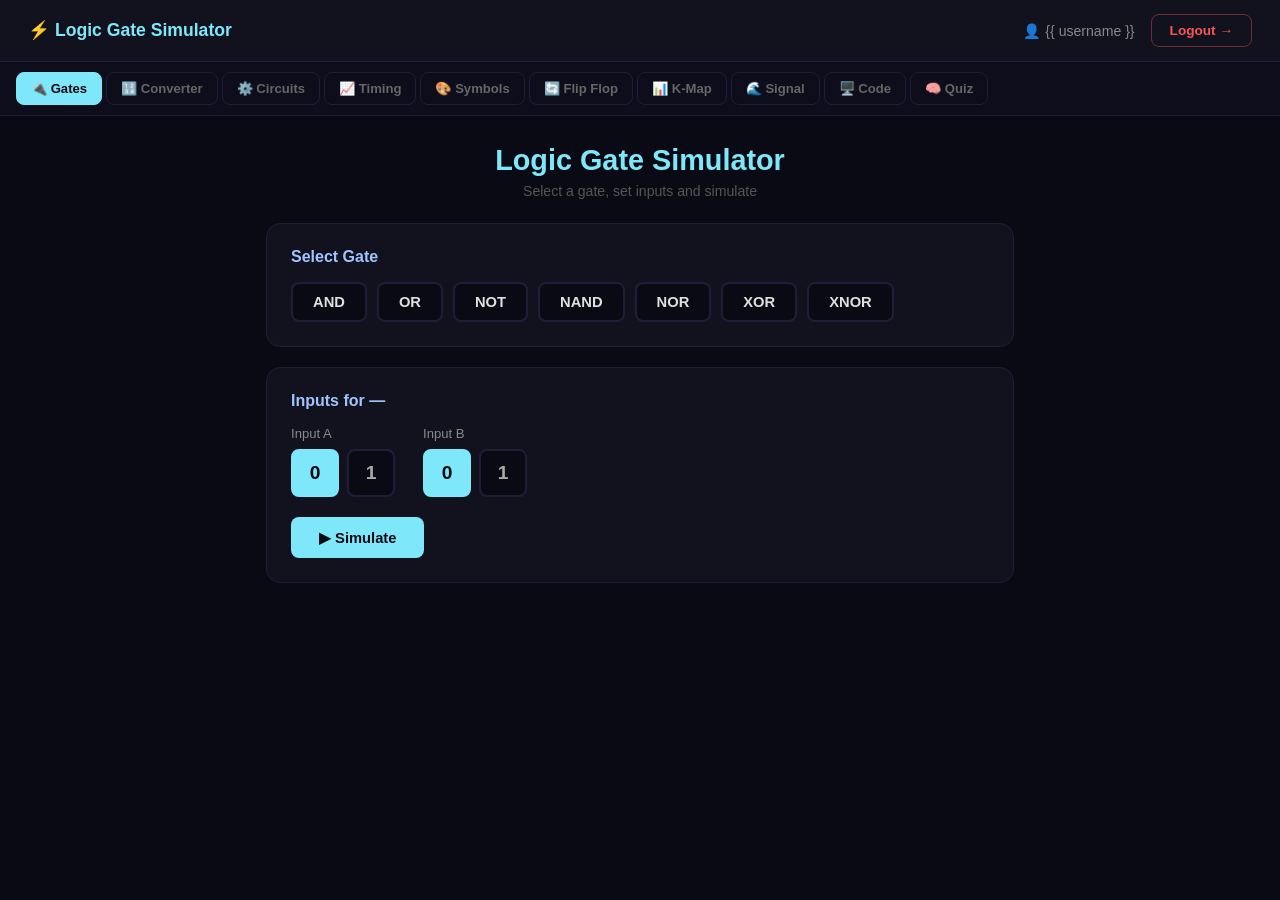
<file: templates/index.html>
<!DOCTYPE html>
<html lang="en">
<head>
  <meta charset="UTF-8"/>
  <meta name="viewport" content="width=device-width, initial-scale=1.0"/>
  <title>Logic Gate Simulator</title>
  <link rel="stylesheet" href="/static/style.css"/>
</head>
<body>

  <!-- Navbar -->
  <div class="navbar">
    <span class="nav-brand">⚡ Logic Gate Simulator</span>
    <div class="nav-right">
      <span class="nav-user">👤 {{ username }}</span>
      <a href="/logout" class="logout-btn">Logout →</a>
    </div>
  </div>

  <!-- Tab Bar -->
  <div class="tab-bar">
    <button class="tab-btn active" onclick="switchTab('gates',    this)">🔌 Gates</button>
    <button class="tab-btn"        onclick="switchTab('converter',this)">🔢 Converter</button>
    <button class="tab-btn"        onclick="switchTab('circuits', this)">⚙️ Circuits</button>
    <button class="tab-btn"        onclick="switchTab('timing',   this)">📈 Timing</button>
    <button class="tab-btn"        onclick="switchTab('symbols',  this)">🎨 Symbols</button>
    <button class="tab-btn"        onclick="switchTab('flipflop', this)">🔄 Flip Flop</button>
    <button class="tab-btn"        onclick="switchTab('kmap',     this)">📊 K-Map</button>
    <button class="tab-btn"        onclick="switchTab('signal',   this)">🌊 Signal</button>
    <button class="tab-btn"        onclick="switchTab('code',     this)">🖥️ Code</button>
    <button class="tab-btn"        onclick="switchTab('quiz',     this)">🧠 Quiz</button>
  </div>

  <div class="container">

    <!-- ══════════════════ TAB 1: GATES ══════════════════ -->
    <div id="tab-gates" class="tab-content active">
      <h1>Logic Gate Simulator</h1>
      <p class="subtitle">Select a gate, set inputs and simulate</p>
      <div class="card">
        <h2>Select Gate</h2>
        <div class="gate-buttons">
          <button onclick="selectGate('AND',  this)" class="gate-btn">AND</button>
          <button onclick="selectGate('OR',   this)" class="gate-btn">OR</button>
          <button onclick="selectGate('NOT',  this)" class="gate-btn">NOT</button>
          <button onclick="selectGate('NAND', this)" class="gate-btn">NAND</button>
          <button onclick="selectGate('NOR',  this)" class="gate-btn">NOR</button>
          <button onclick="selectGate('XOR',  this)" class="gate-btn">XOR</button>
          <button onclick="selectGate('XNOR', this)" class="gate-btn">XNOR</button>
        </div>
      </div>
      <div class="card">
        <h2>Inputs for <span id="selected-gate-label">—</span></h2>
        <div class="inputs">
          <div class="input-group">
            <label>Input A</label>
            <div class="toggle-group">
              <button onclick="setInput('a',0)" id="a0" class="toggle active">0</button>
              <button onclick="setInput('a',1)" id="a1" class="toggle">1</button>
            </div>
          </div>
          <div class="input-group" id="input-b-group">
            <label>Input B</label>
            <div class="toggle-group">
              <button onclick="setInput('b',0)" id="b0" class="toggle active">0</button>
              <button onclick="setInput('b',1)" id="b1" class="toggle">1</button>
            </div>
          </div>
        </div>
        <button onclick="simulate()" class="simulate-btn">▶ Simulate</button>
      </div>
      <div class="card" id="output-section" style="display:none;">
        <h2>Output</h2>
        <div id="output-display" class="output-display"></div>
        <canvas id="gateCanvas" width="300" height="160"></canvas>
      </div>
      <div class="card" id="truth-table-section" style="display:none;">
        <h2>Truth Table</h2>
        <div id="truth-table-container"></div>
      </div>
    </div>

    <!-- ══════════════════ TAB 2: CONVERTER ══════════════════ -->
    <div id="tab-converter" class="tab-content">
      <h1>Number System Converter</h1>
      <p class="subtitle">Convert between Binary · Octal · Decimal · Hex with step-by-step working</p>
      <div class="card">
        <h2>Select Input Base</h2>
        <div class="base-selector">
          <button class="base-btn active" onclick="selectBase('10',this)">🔟 Decimal<span>Base 10</span></button>
          <button class="base-btn" onclick="selectBase('2', this)">🔢 Binary<span>Base 2</span></button>
          <button class="base-btn" onclick="selectBase('8', this)">8️⃣ Octal<span>Base 8</span></button>
          <button class="base-btn" onclick="selectBase('16',this)">🔠 Hex<span>Base 16</span></button>
        </div>
        <div class="expr-examples" style="margin-top:16px;">
          <span>Examples:</span>
          <button class="chip" onclick="setNumber('255')">255</button>
          <button class="chip" onclick="setNumber('1010')">1010</button>
          <button class="chip" onclick="setNumber('FF')">FF</button>
          <button class="chip" onclick="setNumber('77')">77</button>
          <button class="chip" onclick="setNumber('1024')">1024</button>
        </div>
        <div class="expr-input-row" style="margin-top:14px;">
          <input type="text" id="number-input" placeholder="Enter number here..." style="text-transform:uppercase;"/>
          <button onclick="convertNumber()" class="simulate-btn">▶ Convert</button>
        </div>
        <div class="error-box" id="conv-error"></div>
      </div>
      <div id="conv-results" style="display:none;">
        <div class="conv-grid">
          <div class="conv-card decimal-card">
            <div class="conv-label">🔟 Decimal</div><div class="conv-label-sub">Base 10</div>
            <div class="conv-value" id="res-decimal">—</div>
            <button class="copy-btn" onclick="copyVal('res-decimal',this)">Copy</button>
          </div>
          <div class="conv-card binary-card">
            <div class="conv-label">🔢 Binary</div><div class="conv-label-sub">Base 2</div>
            <div class="conv-value" id="res-binary">—</div>
            <button class="copy-btn" onclick="copyVal('res-binary',this)">Copy</button>
          </div>
          <div class="conv-card octal-card">
            <div class="conv-label">8️⃣ Octal</div><div class="conv-label-sub">Base 8</div>
            <div class="conv-value" id="res-octal">—</div>
            <button class="copy-btn" onclick="copyVal('res-octal',this)">Copy</button>
          </div>
          <div class="conv-card hex-card">
            <div class="conv-label">🔠 Hex</div><div class="conv-label-sub">Base 16</div>
            <div class="conv-value" id="res-hex">—</div>
            <button class="copy-btn" onclick="copyVal('res-hex',this)">Copy</button>
          </div>
        </div>
      </div>
      <div class="card" id="conv-steps" style="display:none;">
        <h2>Step-by-Step Conversion</h2>
        <div id="steps-container"></div>
      </div>
      <div class="card" id="bit-visualizer" style="display:none;">
        <h2>Binary Bit Visualizer</h2>
        <p style="color:#555;font-size:0.82rem;margin-bottom:14px;">Each bit position, its value and decimal contribution</p>
        <div id="bit-display"></div>
      </div>
    </div>

    <!-- ══════════════════ TAB 3: CIRCUITS ══════════════════ -->
    <div id="tab-circuits" class="tab-content">
      <h1>Combinational Circuits</h1>
      <p class="subtitle">Simulate real ECE circuits with truth tables</p>
      <div class="card">
        <h2>Select Circuit</h2>
        <div class="gate-buttons">
          <button class="gate-btn" onclick="selectCircuit('half-adder',this)">Half Adder</button>
          <button class="gate-btn" onclick="selectCircuit('full-adder',this)">Full Adder</button>
          <button class="gate-btn" onclick="selectCircuit('mux',       this)">2:1 MUX</button>
          <button class="gate-btn" onclick="selectCircuit('demux',     this)">1:2 DEMUX</button>
          <button class="gate-btn" onclick="selectCircuit('encoder',   this)">Encoder</button>
          <button class="gate-btn" onclick="selectCircuit('decoder',   this)">Decoder</button>
        </div>
      </div>
      <div class="card" id="circuit-inputs" style="display:none;">
        <h2 id="circuit-title">—</h2>
        <p id="circuit-desc" class="subtitle" style="text-align:left;margin-bottom:16px;"></p>
        <div id="circuit-input-fields"></div>
        <button onclick="simulateCircuit()" class="simulate-btn">▶ Simulate</button>
      </div>
      <div class="card" id="circuit-output" style="display:none;">
        <h2>Output</h2>
        <div id="circuit-result"></div>
      </div>
      <div class="card" id="circuit-table-section" style="display:none;">
        <h2>Truth Table</h2>
        <div id="circuit-truth-table"></div>
      </div>
    </div>

    <!-- ══════════════════ TAB 4: TIMING ══════════════════ -->
    <div id="tab-timing" class="tab-content">
      <h1>Timing Diagram Visualizer</h1>
      <p class="subtitle">See how gate outputs change over time</p>
      <div class="card">
        <h2>Setup</h2>
        <div class="timing-setup">
          <div class="field-row">
            <label>Gate</label>
            <select id="timing-gate">
              <option>AND</option><option>OR</option><option>NOT</option>
              <option>NAND</option><option>NOR</option><option>XOR</option><option>XNOR</option>
            </select>
          </div>
          <div class="field-row">
            <label>Input A pattern</label>
            <input type="text" id="timing-a" placeholder="e.g. 01010101" maxlength="8" value="01010101"/>
          </div>
          <div class="field-row" id="timing-b-row">
            <label>Input B pattern</label>
            <input type="text" id="timing-b" placeholder="e.g. 00110011" maxlength="8" value="00110011"/>
          </div>
        </div>
        <button onclick="drawTiming()" class="simulate-btn">▶ Generate Diagram</button>
      </div>
      <div class="card" id="timing-output" style="display:none;">
        <h2>Timing Diagram</h2>
        <canvas id="timingCanvas" width="660" height="220"></canvas>
      </div>
    </div>

    <!-- ══════════════════ TAB 5: SYMBOLS ══════════════════ -->
    <div id="tab-symbols" class="tab-content">
      <h1>Circuit Symbol Library</h1>
      <p class="subtitle">Visual reference of all ECE logic symbols</p>
      <div class="card">
        <h2>Filter by Category</h2>
        <div class="gate-buttons">
          <button class="gate-btn selected" onclick="filterSymbols('all',      this)">All</button>
          <button class="gate-btn"          onclick="filterSymbols('basic',     this)">Basic Gates</button>
          <button class="gate-btn"          onclick="filterSymbols('universal', this)">Universal</button>
          <button class="gate-btn"          onclick="filterSymbols('arithmetic',this)">Arithmetic</button>
          <button class="gate-btn"          onclick="filterSymbols('flip',      this)">Flip Flops</button>
        </div>
      </div>
      <div id="symbols-grid" class="symbols-grid"></div>
    </div>

    <!-- ══════════════════ TAB 6: FLIP FLOP ══════════════════ -->
    <div id="tab-flipflop" class="tab-content">
      <h1>Flip Flop Simulator</h1>
      <p class="subtitle">Simulate SR, JK, D and T flip flops with state tables</p>
      <div class="card">
        <h2>Select Flip Flop Type</h2>
        <div class="gate-buttons">
          <button class="gate-btn" onclick="selectFF('SR',this)">SR Flip Flop</button>
          <button class="gate-btn" onclick="selectFF('JK',this)">JK Flip Flop</button>
          <button class="gate-btn" onclick="selectFF('D', this)">D Flip Flop</button>
          <button class="gate-btn" onclick="selectFF('T', this)">T Flip Flop</button>
        </div>
      </div>
      <div class="card" id="ff-inputs" style="display:none;">
        <h2 id="ff-title">—</h2>
        <p id="ff-desc" class="subtitle" style="text-align:left;margin-bottom:16px;"></p>
        <div class="inputs">
          <div id="ff-input-fields"></div>
          <div class="input-group">
            <label>Current State (Q)</label>
            <div class="toggle-group">
              <button onclick="setFFInput('Q',0)" id="ffQ0" class="toggle active">0</button>
              <button onclick="setFFInput('Q',1)" id="ffQ1" class="toggle">1</button>
            </div>
          </div>
        </div>
        <button onclick="simulateFF()" class="simulate-btn" style="margin-top:16px;">▶ Simulate</button>
      </div>
      <div class="card" id="ff-output" style="display:none;">
        <h2>Next State Output</h2>
        <div id="ff-result" class="circuit-outputs"></div>
      </div>
      <div class="card" id="ff-table-section" style="display:none;">
        <h2>State Table</h2>
        <div id="ff-truth-table"></div>
      </div>
      <div class="card" id="ff-info-section" style="display:none;">
        <h2>How it Works</h2>
        <div id="ff-info" style="color:#aaa;line-height:1.9;font-size:0.9rem;"></div>
      </div>
    </div>

    <!-- ══════════════════ TAB 7: K-MAP ══════════════════ -->
    <div id="tab-kmap" class="tab-content">
      <h1>K-Map Simplifier</h1>
      <p class="subtitle">Enter minterms to get the simplified Boolean expression</p>
      <div class="card">
        <h2>Setup</h2>
        <div class="field-row" style="margin-bottom:20px;">
          <label>Number of Variables</label>
          <select id="kmap-vars" onchange="renderKmapGrid()">
            <option value="2">2 Variables (A, B)</option>
            <option value="3">3 Variables (A, B, C)</option>
            <option value="4">4 Variables (A, B, C, D)</option>
          </select>
        </div>
        <h2 style="margin-bottom:12px;">Click cells to toggle (0 → 1 → X → 0)</h2>
        <div id="kmap-grid-container"></div>
        <div style="display:flex;gap:16px;margin-top:14px;flex-wrap:wrap;">
          <div class="kmap-legend"><span class="kleg kleg-0">0</span> = Zero</div>
          <div class="kmap-legend"><span class="kleg kleg-1">1</span> = Minterm</div>
          <div class="kmap-legend"><span class="kleg kleg-x">X</span> = Don't Care</div>
        </div>
        <button onclick="simplifyKmap()" class="simulate-btn" style="margin-top:20px;">▶ Simplify</button>
        <button onclick="clearKmap()" class="simulate-btn" style="margin-top:20px;margin-left:10px;background:#2a2a4a;color:#aaa;">✕ Clear</button>
      </div>
      <div class="card" id="kmap-result" style="display:none;">
        <h2>Simplified Expression</h2>
        <div id="kmap-simplified" class="kmap-expr"></div>
        <div id="kmap-implicants" style="margin-top:16px;"></div>
      </div>
      <div class="card" id="kmap-table-section" style="display:none;">
        <h2>Truth Table</h2>
        <div id="kmap-truth-table"></div>
      </div>
    </div>

    <!-- ══════════════════ TAB 8: SIGNAL ══════════════════ -->
    <div id="tab-signal" class="tab-content">
      <h1>Signal Generator Visualizer</h1>
      <p class="subtitle">Visualize sine, square, triangle and sawtooth waveforms</p>
      <div class="card">
        <h2>Signal Parameters</h2>
        <div class="timing-setup">
          <div class="field-row">
            <label>Wave Type</label>
            <select id="wave-type" onchange="generateSignal()">
              <option value="sine">Sine Wave</option>
              <option value="square">Square Wave</option>
              <option value="triangle">Triangle Wave</option>
              <option value="sawtooth">Sawtooth Wave</option>
            </select>
          </div>
          <div class="field-row">
            <label>Frequency: <span id="freq-val">2</span> Hz</label>
            <input type="range" id="wave-freq" min="1" max="10" value="2"
              oninput="document.getElementById('freq-val').textContent=this.value; generateSignal()"/>
          </div>
          <div class="field-row">
            <label>Amplitude: <span id="amp-val">1.0</span></label>
            <input type="range" id="wave-amp" min="1" max="10" value="5"
              oninput="document.getElementById('amp-val').textContent=(this.value/5).toFixed(1); generateSignal()"/>
          </div>
          <div class="field-row">
            <label>Phase: <span id="phase-val">0°</span></label>
            <input type="range" id="wave-phase" min="0" max="360" value="0"
              oninput="document.getElementById('phase-val').textContent=this.value+'°'; generateSignal()"/>
          </div>
        </div>
        <div style="display:flex;gap:10px;margin-top:8px;flex-wrap:wrap;">
          <button onclick="addWave()" class="simulate-btn">+ Add Wave</button>
          <button onclick="clearWaves()" class="simulate-btn" style="background:#2a2a4a;color:#aaa;">✕ Clear All</button>
        </div>
      </div>
      <div class="card">
        <h2>Waveform Display</h2>
        <canvas id="signalCanvas" width="680" height="300"></canvas>
        <div id="wave-legend" style="margin-top:12px;display:flex;gap:14px;flex-wrap:wrap;"></div>
      </div>
      <div class="card" id="signal-info-card">
        <h2>Signal Properties</h2>
        <div id="signal-props" class="signal-props"></div>
      </div>
    </div>

    <!-- ══════════════════ TAB 9: CODE CONVERTER ══════════════════ -->
    <div id="tab-code" class="tab-content">
      <h1>Text ↔ Binary ↔ ASCII Converter</h1>
      <p class="subtitle">Convert text to binary, hex, ASCII and back</p>
      <div class="card">
        <h2>Conversion Mode</h2>
        <div class="base-selector">
          <button class="base-btn active" onclick="selectCodeMode('text-to-binary',this)">
            Text → Binary<span>ABC to 01010101</span>
          </button>
          <button class="base-btn" onclick="selectCodeMode('binary-to-text',this)">
            Binary → Text<span>01010101 to ABC</span>
          </button>
          <button class="base-btn" onclick="selectCodeMode('text-to-hex',this)">
            Text → Hex<span>ABC to 41 42 43</span>
          </button>
          <button class="base-btn" onclick="selectCodeMode('hex-to-text',this)">
            Hex → Text<span>41 42 43 to ABC</span>
          </button>
        </div>
        <div class="expr-examples" style="margin-top:16px;">
          <span>Examples:</span>
          <button class="chip" onclick="setCodeInput('Hello')">Hello</button>
          <button class="chip" onclick="setCodeInput('ECE')">ECE</button>
          <button class="chip" onclick="setCodeInput('01001000 01101001')">01001000 01101001</button>
          <button class="chip" onclick="setCodeInput('48 69')">48 69</button>
        </div>
        <div class="expr-input-row" style="margin-top:14px;">
          <input type="text" id="code-input" placeholder="Enter text or binary here..."/>
          <button onclick="convertCode()" class="simulate-btn">▶ Convert</button>
        </div>
        <div class="error-box" id="code-error"></div>
      </div>
      <div class="card" id="code-output-card" style="display:none;">
        <h2>Result</h2>
        <div id="code-output-text" class="code-output-text"></div>
        <button class="copy-btn" style="margin-top:12px;" onclick="copyCodeOutput()">Copy Result</button>
      </div>
      <div class="card" id="code-table-card" style="display:none;">
        <h2>Character Breakdown</h2>
        <div id="code-table"></div>
      </div>
    </div>

    <!-- ══════════════════ TAB 10: QUIZ ══════════════════ -->
    <div id="tab-quiz" class="tab-content">
      <h1>ECE Quiz Mode</h1>
      <p class="subtitle">Test your digital logic knowledge</p>
      <div class="card" id="quiz-start-card">
        <h2>Select Difficulty Level</h2>
        <div class="level-buttons">
          <button class="level-btn" onclick="selectLevel('basic',   this)">🟢 Basic<span>Fundamental gates & logic</span></button>
          <button class="level-btn" onclick="selectLevel('moderate',this)">🟡 Moderate<span>Circuits & Boolean algebra</span></button>
          <button class="level-btn" onclick="selectLevel('advanced',this)">🔴 Advanced<span>Complex circuits & theorems</span></button>
        </div>
        <button onclick="startQuiz()" class="simulate-btn" style="margin-top:24px;" id="start-quiz-btn" disabled>
          🧠 Start Quiz — 10 Questions · 15s Each
        </button>
      </div>
      <div id="quiz-area" style="display:none;">
        <div class="card" id="quiz-progress-card">
          <div class="quiz-top-bar">
            <span id="quiz-progress-text" style="color:#888;font-size:0.85rem;">Question 1 of 10</span>
            <div class="timer-box">⏱ <span id="quiz-timer">15</span>s</div>
          </div>
          <div class="quiz-progress-bar"><div id="quiz-progress-fill" style="width:0%"></div></div>
        </div>
        <div class="card" id="quiz-question-card">
          <div id="quiz-level-badge" class="quiz-level-badge"></div>
          <h2 id="quiz-question" style="margin-top:10px;line-height:1.5;"></h2>
          <div id="quiz-options" class="quiz-options"></div>
          <div class="explanation-box" id="quiz-explanation" style="display:none;"></div>
          <button onclick="nextQuestion()" class="simulate-btn" id="quiz-next" style="display:none;margin-top:16px;">Next →</button>
        </div>
      </div>
      <div class="card" id="quiz-result-card" style="display:none;">
        <h2>Quiz Complete! 🎉</h2>
        <div id="quiz-score-display" class="score-display"></div>
        <button onclick="resetQuiz()" class="simulate-btn" style="margin-top:24px;">🔄 Try Again</button>
      </div>
    </div>

  </div><!-- end container -->
  <script src="/static/script.js"></script>
</body>
</html>
</file>
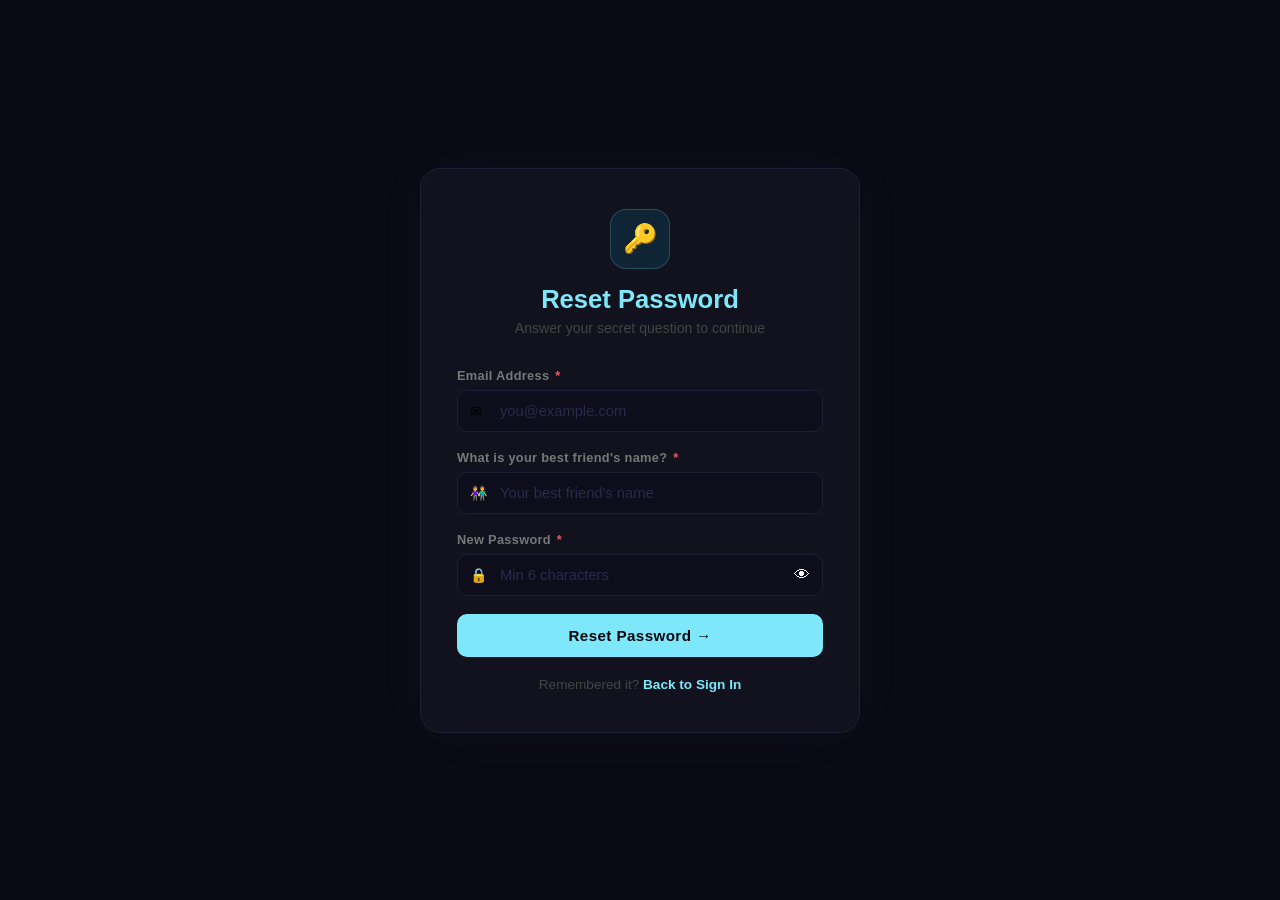
<file: templates/forgot.html>
<!DOCTYPE html>
<html lang="en">
<head>
  <meta charset="UTF-8"/>
  <meta name="viewport" content="width=device-width, initial-scale=1.0"/>
  <title>Reset Password | Logic Gate Simulator</title>
  <link rel="stylesheet" href="/static/auth.css"/>
</head>
<body>
  <div class="auth-container">
    <div class="auth-card">

      <div class="auth-top">
        <div class="auth-icon">🔑</div>
        <h1>Reset Password</h1>
        <p class="tagline">Answer your secret question to continue</p>
      </div>

      <div class="error-box" id="error-box"></div>
      <div class="success-box" id="success-box"></div>

      <div class="field-group">
        <label>Email Address <span class="req">*</span></label>
        <div class="inp-wrap">
          <span class="inp-icon">✉</span>
          <input type="email" id="email" placeholder="you@example.com" required/>
        </div>
      </div>

      <div class="field-group">
  <label>What is your best friend's name? <span class="req">*</span></label>
  <div class="inp-wrap">
    <span class="inp-icon">👫</span>
    <input type="text" id="secret_answer" placeholder="Your best friend's name" required/>
  </div>
</div>

      <div class="field-group">
  <label>New Password <span class="req">*</span></label>
  <div class="inp-wrap">
    <span class="inp-icon">🔒</span>
    <input type="password" id="new_password" placeholder="Min 6 characters" required/>
    <span class="eye-toggle" onclick="togglePassword('new_password', this)">👁</span>
  </div>
</div>

      <button class="auth-btn" onclick="forgotPassword()">Reset Password →</button>

      <div class="auth-footer">
        Remembered it? <a href="/login">Back to Sign In</a>
      </div>

    </div>
  </div>
  <script src="/static/auth.js"></script>
</body>
</html>
</file>
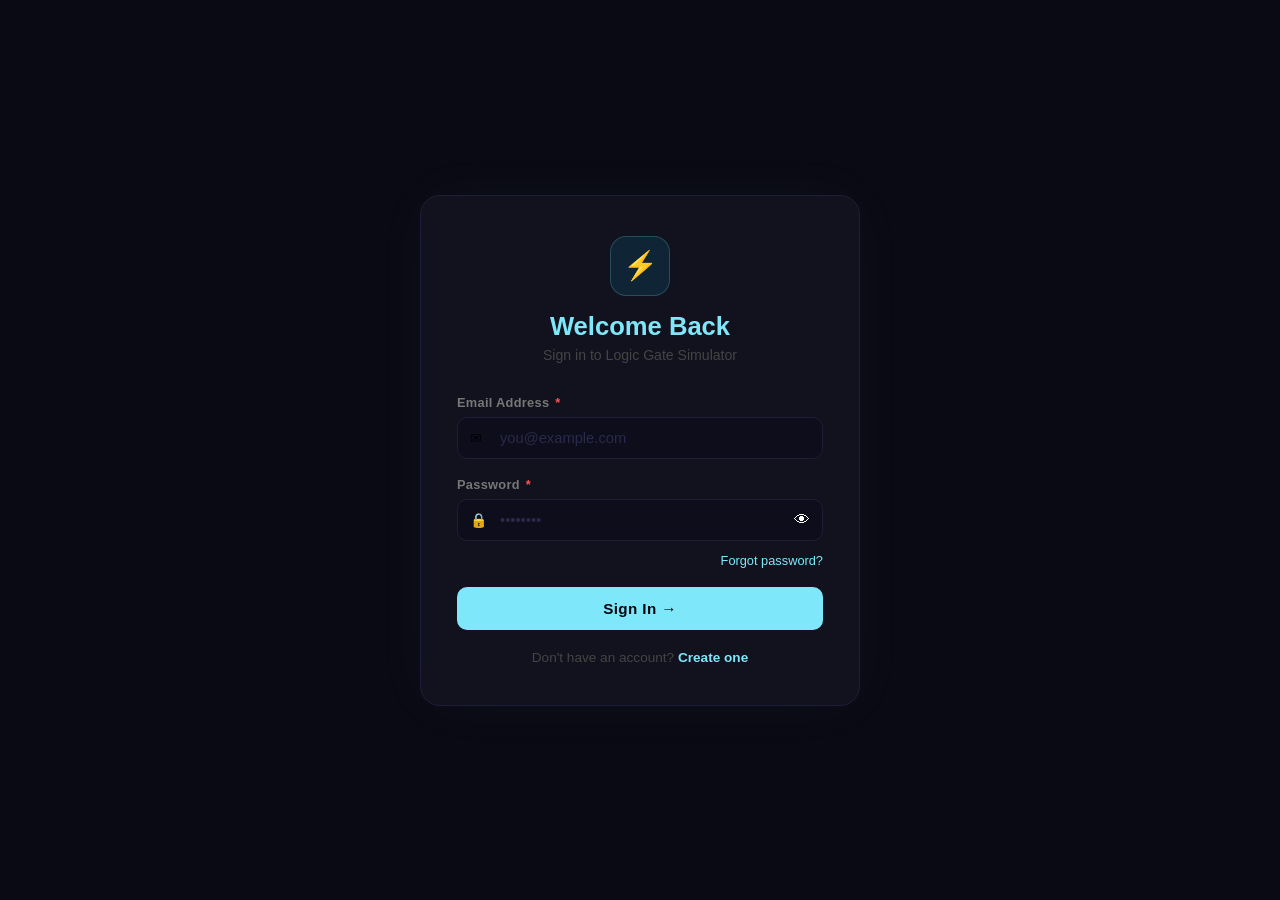
<file: templates/login.html>
<!DOCTYPE html>
<html lang="en">
<head>
  <meta charset="UTF-8"/>
  <meta name="viewport" content="width=device-width, initial-scale=1.0"/>
  <title>Login | Logic Gate Simulator</title>
  <link rel="stylesheet" href="/static/auth.css"/>
</head>
<body>
  <div class="auth-container">
    <div class="auth-card">
      <div class="auth-top">
        <div class="auth-icon">⚡</div>
        <h1>Welcome Back</h1>
        <p class="tagline">Sign in to Logic Gate Simulator</p>
      </div>
      <div class="error-box" id="error-box"></div>
      <div class="field-group">
        <label>Email Address <span class="req">*</span></label>
        <div class="inp-wrap">
          <span class="inp-icon">✉</span>
          <input type="email" id="email" placeholder="you@example.com" required/>
        </div>
      </div>
     
      <div class="field-group">
        <label>Password <span class="req">*</span></label>
        <div class="inp-wrap">
          <span class="inp-icon">🔒</span>
          <input type="password" id="password" placeholder="••••••••" required/>
          <span class="eye-toggle" onclick="togglePassword('password', this)">👁</span>
        </div>
      </div>
      <div class="forgot-row">
        <a href="/forgot">Forgot password?</a>
      </div>
      <button class="auth-btn" onclick="login()">Sign In →</button>
      <div class="auth-footer">
        Don't have an account? <a href="/register">Create one</a>
      </div>
    </div>
  </div>
  <script src="/static/auth.js"></script>
</body>
</html>
</file>
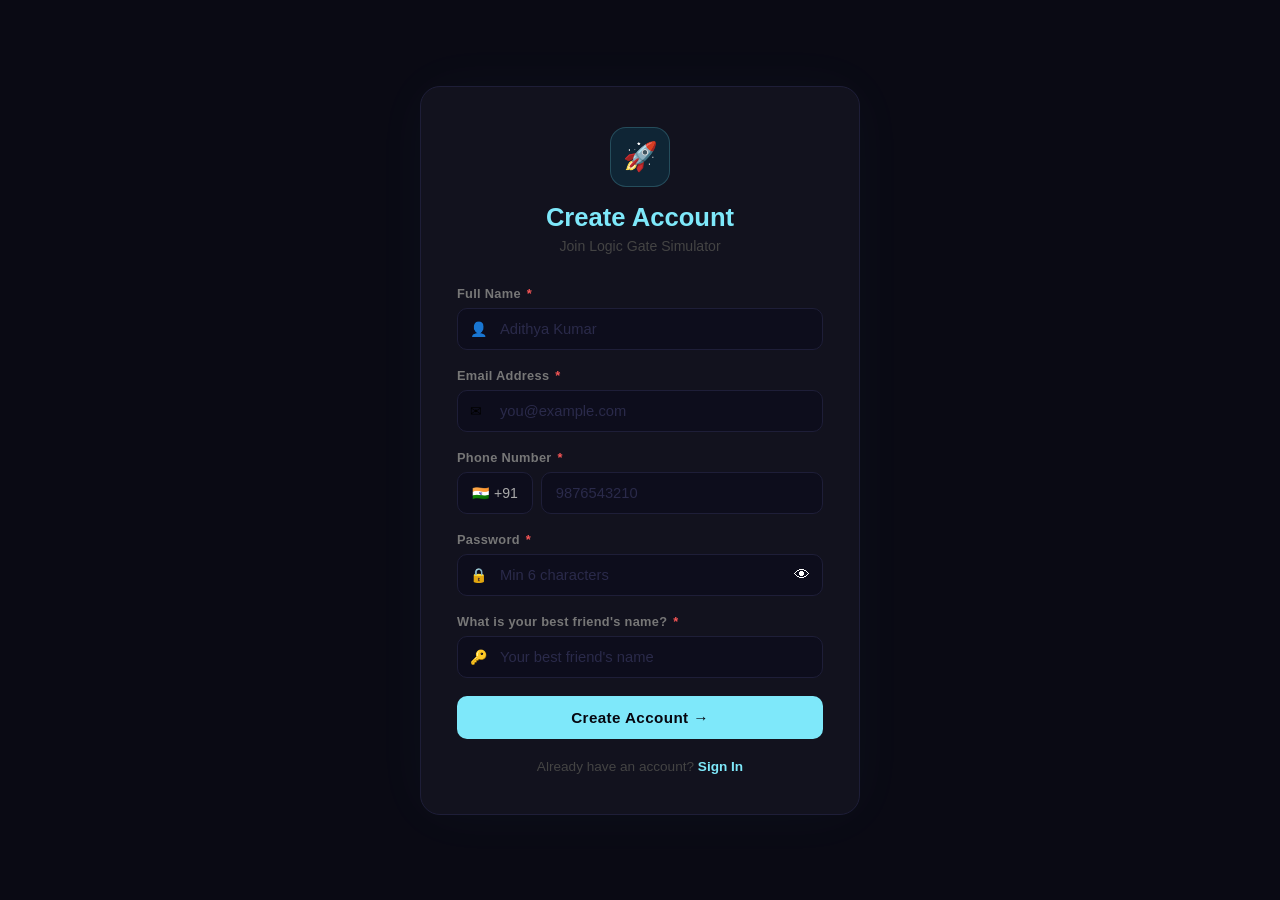
<file: templates/register.html>
<!DOCTYPE html>
<html lang="en">
<head>
  <meta charset="UTF-8"/>
  <meta name="viewport" content="width=device-width, initial-scale=1.0"/>
  <title>Register | Logic Gate Simulator</title>
  <link rel="stylesheet" href="/static/auth.css"/>
</head>
<body>
  <div class="auth-container">
    <div class="auth-card">
      <div class="auth-top">
        <div class="auth-icon">🚀</div>
        <h1>Create Account</h1>
        <p class="tagline">Join Logic Gate Simulator</p>
      </div>
      <div class="error-box"   id="error-box"></div>
      <div class="success-box" id="success-box"></div>
      <div class="field-group">
        <label>Full Name <span class="req">*</span></label>
        <div class="inp-wrap">
          <span class="inp-icon">👤</span>
          <input type="text" id="username" placeholder="Adithya Kumar" required/>
        </div>
      </div>
      <div class="field-group">
        <label>Email Address <span class="req">*</span></label>
        <div class="inp-wrap">
          <span class="inp-icon">✉</span>
          <input type="email" id="email" placeholder="you@example.com" required/>
        </div>
      </div>
      <div class="field-group">
        <label>Phone Number <span class="req">*</span></label>
        <div class="phone-row">
          <div class="country-code">🇮🇳 +91</div>
          <input type="tel" id="phone" placeholder="9876543210" maxlength="10" required/>
        </div>
      </div>
      <div class="field-group">
        <label>Password <span class="req">*</span></label>
        <div class="inp-wrap">
          <span class="inp-icon">🔒</span>
          <input type="password" id="password" placeholder="Min 6 characters" required/>
          <span class="eye-toggle" onclick="togglePassword('password', this)">👁</span>
        </div>
      </div>
      <div class="field-group">
        <label>What is your best friend's name? <span class="req">*</span></label>
        <div class="inp-wrap">
          <span class="inp-icon">🔑</span>
          <input type="text" id="secret_answer" placeholder="Your best friend's name" required/>
        </div>
      </div>
      <button class="auth-btn" onclick="register()">Create Account →</button>
      <div class="auth-footer">
        Already have an account? <a href="/login">Sign In</a>
      </div>
    </div>
  </div>
  <script src="/static/auth.js"></script>
</body>
</html>
</file>
<file: static/style.css>
*{margin:0;padding:0;box-sizing:border-box;}
body{font-family:'Segoe UI',sans-serif;background:#0a0a14;color:#e0e0e0;min-height:100vh;}

/* ── Navbar ── */
.navbar{display:flex;align-items:center;justify-content:space-between;background:#12121e;border-bottom:1px solid #1e1e38;padding:14px 28px;position:sticky;top:0;z-index:100;}
.nav-brand{color:#7ee8fa;font-size:1.1rem;font-weight:700;}
.nav-right{display:flex;align-items:center;gap:16px;}
.nav-user{color:#888;font-size:0.88rem;}
.logout-btn{padding:8px 18px;background:transparent;border:1.5px solid #f8565666;color:#f85656;border-radius:8px;font-size:0.85rem;font-weight:600;text-decoration:none;transition:all 0.2s;}
.logout-btn:hover{background:#f85656;color:#0f0f1a;}

/* ── Tab Bar ── */
.tab-bar{display:flex;gap:4px;padding:10px 16px;background:#0d0d1c;border-bottom:1px solid #1e1e38;overflow-x:auto;}
.tab-btn{padding:8px 14px;border-radius:8px;border:1.5px solid #1e1e38;background:transparent;color:#666;font-size:0.82rem;font-weight:600;cursor:pointer;white-space:nowrap;transition:all 0.2s;}
.tab-btn:hover{color:#e0e0e0;border-color:#7ee8fa44;}
.tab-btn.active{background:#7ee8fa;color:#0a0a14;border-color:#7ee8fa;}

/* ── Tab Content ── */
.tab-content{display:none;}
.tab-content.active{display:block;}

/* ── Container ── */
.container{max-width:780px;margin:0 auto;padding:28px 16px 60px;}
h1{font-size:1.8rem;color:#7ee8fa;text-align:center;margin-bottom:6px;}
.subtitle{text-align:center;color:#555;margin-bottom:24px;font-size:0.88rem;}

/* ── Cards ── */
.card{background:#12121e;border:1px solid #1e1e38;border-radius:14px;padding:24px;margin-bottom:20px;}
h2{font-size:1rem;margin-bottom:16px;color:#a0c4ff;}

/* ── Gate Buttons ── */
.gate-buttons{display:flex;flex-wrap:wrap;gap:10px;}
.gate-btn{padding:10px 20px;border-radius:8px;border:2px solid #1e1e38;background:#0a0a14;color:#e0e0e0;font-size:0.92rem;font-weight:700;cursor:pointer;transition:all 0.2s;}
.gate-btn:hover,.gate-btn.selected{background:#7ee8fa;color:#0a0a14;border-color:#7ee8fa;}

/* ── Toggle Inputs ── */
.inputs{display:flex;gap:28px;flex-wrap:wrap;margin-bottom:20px;}
.input-group label{display:block;margin-bottom:8px;color:#888;font-size:0.82rem;}
.toggle-group{display:flex;gap:8px;}
.toggle{width:48px;height:48px;border-radius:8px;border:2px solid #1e1e38;background:#0a0a14;color:#aaa;font-size:1.2rem;font-weight:bold;cursor:pointer;transition:all 0.2s;}
.toggle.active{background:#7ee8fa;color:#0a0a14;border-color:#7ee8fa;}

/* ── Simulate Button ── */
.simulate-btn{padding:12px 28px;background:#7ee8fa;color:#0a0a14;border:none;border-radius:8px;font-size:0.92rem;font-weight:700;cursor:pointer;transition:opacity 0.2s;}
.simulate-btn:hover{opacity:0.85;}
.simulate-btn:disabled{opacity:0.4;cursor:not-allowed;}

/* ── Output ── */
.output-display{font-size:1.2rem;font-weight:bold;margin-bottom:16px;padding:14px 20px;border-radius:8px;background:#0a0a14;border:1px solid #1e1e38;}
.output-display.high{color:#56f89c;border-color:#56f89c;}
.output-display.low{color:#f85656;border-color:#f85656;}
canvas{display:block;margin:0 auto;border-radius:8px;}

/* ── Truth Table ── */
table{width:100%;border-collapse:collapse;font-size:0.88rem;}
th,td{padding:9px 14px;text-align:center;border:1px solid #1e1e38;}
th{background:#0a0a14;color:#a0c4ff;}
tr:nth-child(even){background:#0d0d1c;}
td.one{color:#56f89c;font-weight:bold;}
td.zero{color:#f85656;font-weight:bold;}
td.dontcare{color:#f8c956;font-weight:bold;}

/* ── Error Box ── */
.error-box{background:#1a0808;border:1px solid #f8565644;color:#f85656;border-radius:8px;padding:10px 14px;font-size:0.85rem;margin-top:12px;display:none;}

/* ── Number Converter ── */
.base-selector{display:flex;gap:10px;flex-wrap:wrap;margin-bottom:4px;}
.base-btn{flex:1;min-width:110px;padding:12px 10px;background:#0a0a14;border:2px solid #1e1e38;border-radius:10px;color:#666;font-size:0.88rem;font-weight:700;cursor:pointer;display:flex;flex-direction:column;align-items:center;gap:4px;transition:all 0.2s;}
.base-btn span{font-size:0.7rem;font-weight:400;color:#444;}
.base-btn:hover{border-color:#7ee8fa44;color:#e0e0e0;}
.base-btn.active{border-color:#7ee8fa;background:#7ee8fa18;color:#7ee8fa;}
.base-btn.active span{color:#7ee8fa99;}
.expr-examples{display:flex;flex-wrap:wrap;gap:8px;align-items:center;color:#555;font-size:0.82rem;}
.chip{padding:5px 12px;background:#0a0a14;border:1px solid #1e1e38;border-radius:20px;color:#a0c4ff;font-size:0.78rem;cursor:pointer;transition:all 0.2s;}
.chip:hover{background:#7ee8fa22;border-color:#7ee8fa;}
.expr-input-row{display:flex;gap:10px;flex-wrap:wrap;}
.expr-input-row input{flex:1;min-width:180px;padding:12px 16px;background:#0d0d1c;border:1.5px solid #1e1e38;border-radius:8px;color:#e0e0e0;font-size:0.92rem;outline:none;}
.expr-input-row input:focus{border-color:#7ee8fa;}
.conv-grid{display:grid;grid-template-columns:1fr 1fr;gap:12px;margin-bottom:4px;}
.conv-card{background:#0d0d1c;border:1.5px solid #1e1e38;border-radius:12px;padding:18px;text-align:center;transition:all 0.2s;}
.conv-card.active-result{box-shadow:0 0 0 2px #7ee8fa55;}
.decimal-card{border-color:#7ee8fa33;} .binary-card{border-color:#a0c4ff33;} .octal-card{border-color:#56f89c33;} .hex-card{border-color:#f8c95633;}
.conv-label{font-size:0.85rem;font-weight:700;color:#aaa;margin-bottom:2px;}
.conv-label-sub{font-size:0.7rem;color:#333;margin-bottom:10px;}
.conv-value{font-size:1.3rem;font-weight:700;font-family:monospace;word-break:break-all;margin-bottom:10px;}
.decimal-card .conv-value{color:#7ee8fa;} .binary-card .conv-value{color:#a0c4ff;} .octal-card .conv-value{color:#56f89c;} .hex-card .conv-value{color:#f8c956;}
.copy-btn{padding:5px 12px;background:transparent;border:1px solid #1e1e38;border-radius:6px;color:#555;font-size:0.76rem;cursor:pointer;transition:all 0.2s;}
.copy-btn:hover{border-color:#7ee8fa;color:#7ee8fa;}
.step-block{margin-bottom:24px;padding-bottom:20px;border-bottom:1px solid #1e1e38;}
.step-block:last-child{border-bottom:none;margin-bottom:0;}
.step-title{font-size:0.95rem;font-weight:700;margin-bottom:4px;}
.step-desc{font-size:0.78rem;color:#444;margin-bottom:10px;}
.step-table-wrap{overflow-x:auto;}
.step-table{width:100%;border-collapse:collapse;font-size:0.85rem;margin-bottom:8px;}
.step-table th,.step-table td{padding:7px 14px;text-align:center;border:1px solid #1e1e38;}
.step-table th{background:#0a0a14;color:#555;font-size:0.75rem;}
.step-result{font-size:0.88rem;color:#888;display:flex;align-items:center;gap:10px;flex-wrap:wrap;}
.step-arrow{font-size:0.72rem;color:#333;font-style:italic;}
.bit-row{display:flex;flex-wrap:wrap;gap:7px;margin-bottom:14px;}
.bit-cell{display:flex;flex-direction:column;align-items:center;gap:3px;padding:8px 6px;border-radius:8px;border:1.5px solid;min-width:46px;}
.bit-one{border-color:#56f89c;background:#56f89c11;} .bit-zero{border-color:#1e1e38;background:#0a0a14;}
.bit-power{font-size:0.65rem;color:#555;}
.bit-value{font-size:1.2rem;font-weight:700;font-family:monospace;}
.bit-one .bit-value{color:#56f89c;} .bit-zero .bit-value{color:#2a2a4a;}
.bit-decimal{font-size:0.68rem;color:#444;}
.bit-sum{font-size:0.85rem;color:#777;line-height:1.6;}

/* ── Circuits ── */
.circuit-outputs{display:flex;flex-wrap:wrap;gap:12px;margin-bottom:8px;}
.output-pill{padding:10px 22px;border-radius:8px;font-size:1rem;font-weight:bold;border:1px solid;}
.output-pill.high{color:#56f89c;border-color:#56f89c;background:#56f89c11;}
.output-pill.low{color:#f85656;border-color:#f85656;background:#f8565611;}
.output-pill.invalid{color:#f8c956;border-color:#f8c956;background:#f8c95611;}

/* ── Timing ── */
.timing-setup{display:flex;flex-direction:column;gap:12px;margin-bottom:18px;}
.field-row{display:flex;align-items:center;gap:14px;}
.field-row label{color:#888;font-size:0.82rem;min-width:130px;}
.field-row select,.field-row input[type=text]{padding:9px 12px;background:#0d0d1c;border:1.5px solid #1e1e38;border-radius:8px;color:#e0e0e0;font-size:0.88rem;outline:none;}
.field-row input[type=range]{flex:1;accent-color:#7ee8fa;}
.field-row select:focus,.field-row input:focus{border-color:#7ee8fa;}

/* ── Symbol Library ── */
.symbols-grid{display:grid;grid-template-columns:repeat(auto-fill,minmax(200px,1fr));gap:14px;}
.symbol-card{background:#12121e;border:1px solid #1e1e38;border-radius:12px;padding:20px;text-align:center;transition:all 0.2s;}
.symbol-card:hover{border-color:#7ee8fa44;transform:translateY(-2px);}
.symbol-icon{width:70px;height:70px;border-radius:12px;border:1.5px solid;display:flex;align-items:center;justify-content:center;margin:0 auto 12px;}
.symbol-name{font-size:0.95rem;font-weight:700;margin-bottom:4px;}
.symbol-expr{font-family:monospace;font-size:0.85rem;color:#888;margin-bottom:8px;}
.symbol-desc{font-size:0.75rem;color:#555;line-height:1.5;margin-bottom:10px;}
.symbol-badge{display:inline-block;padding:2px 10px;background:#1e1e38;border-radius:20px;font-size:0.7rem;color:#666;text-transform:capitalize;}

/* ── Flip Flop ── */
.ff-note{margin-top:12px;padding:10px 14px;background:#0d0d1c;border-radius:8px;color:#f8c956;font-size:0.88rem;border:1px solid #f8c95633;}

/* ── K-Map ── */
.kmap-wrap{overflow-x:auto;}
.kmap-table{border-collapse:collapse;margin-bottom:4px;}
.kmap-table th{padding:10px 18px;background:#0a0a14;color:#888;font-size:0.82rem;border:1px solid #1e1e38;}
.kmap-cell{padding:14px 20px;text-align:center;border:1px solid #1e1e38;cursor:pointer;font-size:1.1rem;font-weight:700;color:#555;background:#0d0d1c;transition:all 0.15s;min-width:60px;}
.kmap-cell:hover{background:#1e1e38;}
.kmap-one{color:#56f89c !important;background:#56f89c11 !important;border-color:#56f89c44 !important;}
.kmap-x{color:#f8c956 !important;background:#f8c95611 !important;border-color:#f8c95644 !important;}
.kmap-legend{display:flex;align-items:center;gap:8px;font-size:0.8rem;color:#666;}
.kleg{display:inline-flex;width:24px;height:24px;border-radius:4px;align-items:center;justify-content:center;font-weight:700;font-size:0.82rem;}
.kleg-0{background:#0d0d1c;border:1px solid #1e1e38;color:#555;}
.kleg-1{background:#56f89c11;border:1px solid #56f89c44;color:#56f89c;}
.kleg-x{background:#f8c95611;border:1px solid #f8c95644;color:#f8c956;}
.kmap-expr{font-size:1.2rem;font-family:monospace;padding:14px;background:#0a0a14;border-radius:8px;border:1px solid #1e1e38;margin-bottom:4px;}
.pi-badge{padding:5px 12px;background:#0d0d1c;border:1px solid #1e1e38;border-radius:6px;font-size:0.78rem;color:#a0c4ff;font-family:monospace;}

/* ── Signal Generator ── */
.signal-props{display:grid;grid-template-columns:repeat(auto-fill,minmax(160px,1fr));gap:10px;}
.prop-item{background:#0d0d1c;border:1px solid #1e1e38;border-radius:8px;padding:12px;}
.prop-label{display:block;font-size:0.72rem;color:#555;margin-bottom:4px;}
.prop-val{font-size:1rem;font-weight:700;color:#7ee8fa;font-family:monospace;}

/* ── Code Converter ── */
.code-output-text{font-family:monospace;font-size:1rem;padding:16px;background:#0a0a14;border:1px solid #1e1e38;border-radius:8px;word-break:break-all;color:#56f89c;line-height:1.8;}

/* ── Quiz ── */
.level-buttons{display:flex;gap:12px;flex-wrap:wrap;margin-top:8px;}
.level-btn{flex:1;min-width:130px;padding:16px 12px;background:#0a0a14;border:2px solid #1e1e38;border-radius:12px;color:#e0e0e0;font-size:0.95rem;font-weight:700;cursor:pointer;display:flex;flex-direction:column;align-items:center;gap:6px;transition:all 0.2s;}
.level-btn span{font-size:0.72rem;font-weight:400;color:#555;}
.level-btn:hover{border-color:#7ee8fa44;}
.level-btn.selected-basic{border-color:#56f89c;background:#56f89c11;}
.level-btn.selected-moderate{border-color:#f8c956;background:#f8c95611;}
.level-btn.selected-advanced{border-color:#f85656;background:#f8565611;}
.quiz-top-bar{display:flex;justify-content:space-between;align-items:center;margin-bottom:10px;}
.timer-box{background:#0a0a14;border:1.5px solid #1e1e38;border-radius:8px;padding:5px 14px;font-size:0.95rem;font-weight:700;color:#7ee8fa;min-width:68px;text-align:center;}
.timer-box.warning{color:#f8c956;border-color:#f8c956;}
.timer-box.danger{color:#f85656;border-color:#f85656;animation:pulse 0.5s infinite;}
@keyframes pulse{0%,100%{opacity:1;}50%{opacity:0.4;}}
.quiz-progress-bar{width:100%;height:5px;background:#1e1e38;border-radius:10px;overflow:hidden;}
#quiz-progress-fill{height:100%;background:#7ee8fa;border-radius:10px;transition:width 0.4s ease;}
.quiz-level-badge{display:inline-block;padding:3px 12px;border-radius:20px;font-size:0.72rem;font-weight:700;margin-bottom:4px;}
.quiz-options{display:flex;flex-direction:column;gap:10px;margin-top:18px;}
.quiz-opt{padding:13px 16px;background:#0a0a14;border:1.5px solid #1e1e38;border-radius:10px;color:#e0e0e0;font-size:0.92rem;cursor:pointer;text-align:left;transition:all 0.2s;}
.quiz-opt:hover{border-color:#7ee8fa;background:#7ee8fa11;}
.quiz-opt.correct{border-color:#56f89c;background:#56f89c22;color:#56f89c;}
.quiz-opt.wrong{border-color:#f85656;background:#f8565622;color:#f85656;}
.explanation-box{margin-top:12px;padding:12px 16px;background:#0d1a24;border:1px solid #7ee8fa33;border-radius:8px;color:#a0c4ff;font-size:0.85rem;}
.score-display{text-align:center;padding:20px 0;}
.score-number{font-size:3rem;font-weight:700;}
.score-grade{font-size:1.2rem;margin:10px 0 6px;color:#e0e0e0;}
.score-pct{color:#666;font-size:0.88rem;}
/* ── Password Strength ── */
.password-strength {
  margin-top: 10px;
}

.strength-bar {
  width: 100%;
  height: 5px;
  background: #1e1e38;
  border-radius: 10px;
  overflow: hidden;
  margin-bottom: 6px;
}

#strength-fill {
  height: 100%;
  border-radius: 10px;
  transition: width 0.3s ease, background 0.3s ease;
  width: 0%;
}

#strength-label {
  font-size: 0.8rem;
  font-weight: 700;
  margin-bottom: 8px;
}

.pw-rules {
  display: flex;
  flex-direction: column;
  gap: 4px;
}

.pw-rule {
  font-size: 0.76rem;
  padding: 3px 0;
}

.rule-pass { color: #56f89c; }
.rule-fail { color: #555;    }
</file>
<file: static/auth.css>
*, *::before, *::after {
  margin: 0;
  padding: 0;
  box-sizing: border-box;
}

body {
  font-family: 'Segoe UI', sans-serif;
  background: #0a0a14;
  min-height: 100vh;
  display: flex;
  align-items: center;
  justify-content: center;
  padding: 20px;
}

.auth-container {
  width: 100%;
  display: flex;
  justify-content: center;
}

.auth-card {
  background: #12121e;
  border: 1px solid #1e1e38;
  border-radius: 20px;
  padding: 40px 36px;
  width: 100%;
  max-width: 440px;
  box-shadow: 0 0 60px #7ee8fa08;
}

/* ── Top Section ── */
.auth-top {
  text-align: center;
  margin-bottom: 32px;
}

.auth-icon {
  width: 60px;
  height: 60px;
  background: #0f2535;
  border: 1px solid #7ee8fa33;
  border-radius: 16px;
  font-size: 28px;
  display: flex;
  align-items: center;
  justify-content: center;
  margin: 0 auto 16px;
}

.auth-top h1 {
  color: #7ee8fa;
  font-size: 1.6rem;
  font-weight: 700;
  margin-bottom: 6px;
}

.tagline {
  color: #444;
  font-size: 0.88rem;
}

/* ── Fields ── */
.field-group {
  margin-bottom: 18px;
}

.field-group label {
  display: block;
  color: #777;
  font-size: 0.8rem;
  font-weight: 600;
  margin-bottom: 7px;
  letter-spacing: 0.3px;
}

.req {
  color: #f85656;
  margin-left: 2px;
}

/* ── Input Wrapper ── */
.inp-wrap {
  position: relative;
  display: flex;
  align-items: center;
}

.inp-icon {
  position: absolute;
  left: 13px;
  font-size: 14px;
  pointer-events: none;
  z-index: 1;
}

.inp-wrap input {
  width: 100%;
  padding: 12px 42px;
  background: #0d0d1c;
  border: 1.5px solid #1e1e38;
  border-radius: 10px;
  color: #e0e0e0;
  font-size: 0.92rem;
  outline: none;
  transition: border-color 0.2s, background 0.2s;
}

.inp-wrap input:focus {
  border-color: #7ee8fa;
  background: #0f0f24;
}

.inp-wrap input::placeholder {
  color: #2a2a4a;
}

/* ── Eye Toggle ── */
.eye-toggle {
  position: absolute;
  right: 13px;
  font-size: 16px;
  cursor: pointer;
  color: #ffffff;
  filter: brightness(2);
  transition: opacity 0.2s;
  user-select: none;
  z-index: 2;
}

.eye-toggle:hover {
  opacity: 0.7;
}

/* ── Phone Row ── */
.phone-row {
  display: flex;
  gap: 8px;
  align-items: center;
}

.country-code {
  padding: 12px 14px;
  background: #0d0d1c;
  border: 1.5px solid #1e1e38;
  border-radius: 10px;
  color: #aaa;
  font-size: 0.88rem;
  white-space: nowrap;
  flex-shrink: 0;
}

.phone-row input {
  flex: 1;
  padding: 12px 14px;
  background: #0d0d1c;
  border: 1.5px solid #1e1e38;
  border-radius: 10px;
  color: #e0e0e0;
  font-size: 0.92rem;
  outline: none;
  transition: border-color 0.2s, background 0.2s;
}

.phone-row input:focus {
  border-color: #7ee8fa;
  background: #0f0f24;
}

.phone-row input::placeholder {
  color: #2a2a4a;
}

/* ── Forgot Row ── */
.forgot-row {
  text-align: right;
  margin: -8px 0 18px;
}

.forgot-row a {
  color: #7ee8fa;
  font-size: 0.8rem;
  text-decoration: none;
}

.forgot-row a:hover {
  text-decoration: underline;
}

/* ── Auth Button ── */
.auth-btn {
  width: 100%;
  padding: 13px;
  background: #7ee8fa;
  color: #06060f;
  border: none;
  border-radius: 10px;
  font-size: 0.95rem;
  font-weight: 700;
  cursor: pointer;
  letter-spacing: 0.4px;
  transition: opacity 0.2s, transform 0.1s;
}

.auth-btn:hover {
  opacity: 0.9;
}

.auth-btn:active {
  transform: scale(0.99);
}

/* ── Footer Links ── */
.auth-footer {
  text-align: center;
  margin-top: 20px;
  font-size: 0.85rem;
  color: #444;
}

.auth-footer a {
  color: #7ee8fa;
  text-decoration: none;
  font-weight: 600;
}

.auth-footer a:hover {
  text-decoration: underline;
}

/* ── Error / Success Boxes ── */
.error-box {
  background: #1a0808;
  border: 1px solid #f8565644;
  color: #f85656;
  border-radius: 10px;
  padding: 11px 14px;
  font-size: 0.85rem;
  margin-bottom: 18px;
  display: none;
}

.success-box {
  background: #081a0e;
  border: 1px solid #56f89c44;
  color: #56f89c;
  border-radius: 10px;
  padding: 11px 14px;
  font-size: 0.85rem;
  margin-bottom: 18px;
  display: none;
}
</file>
